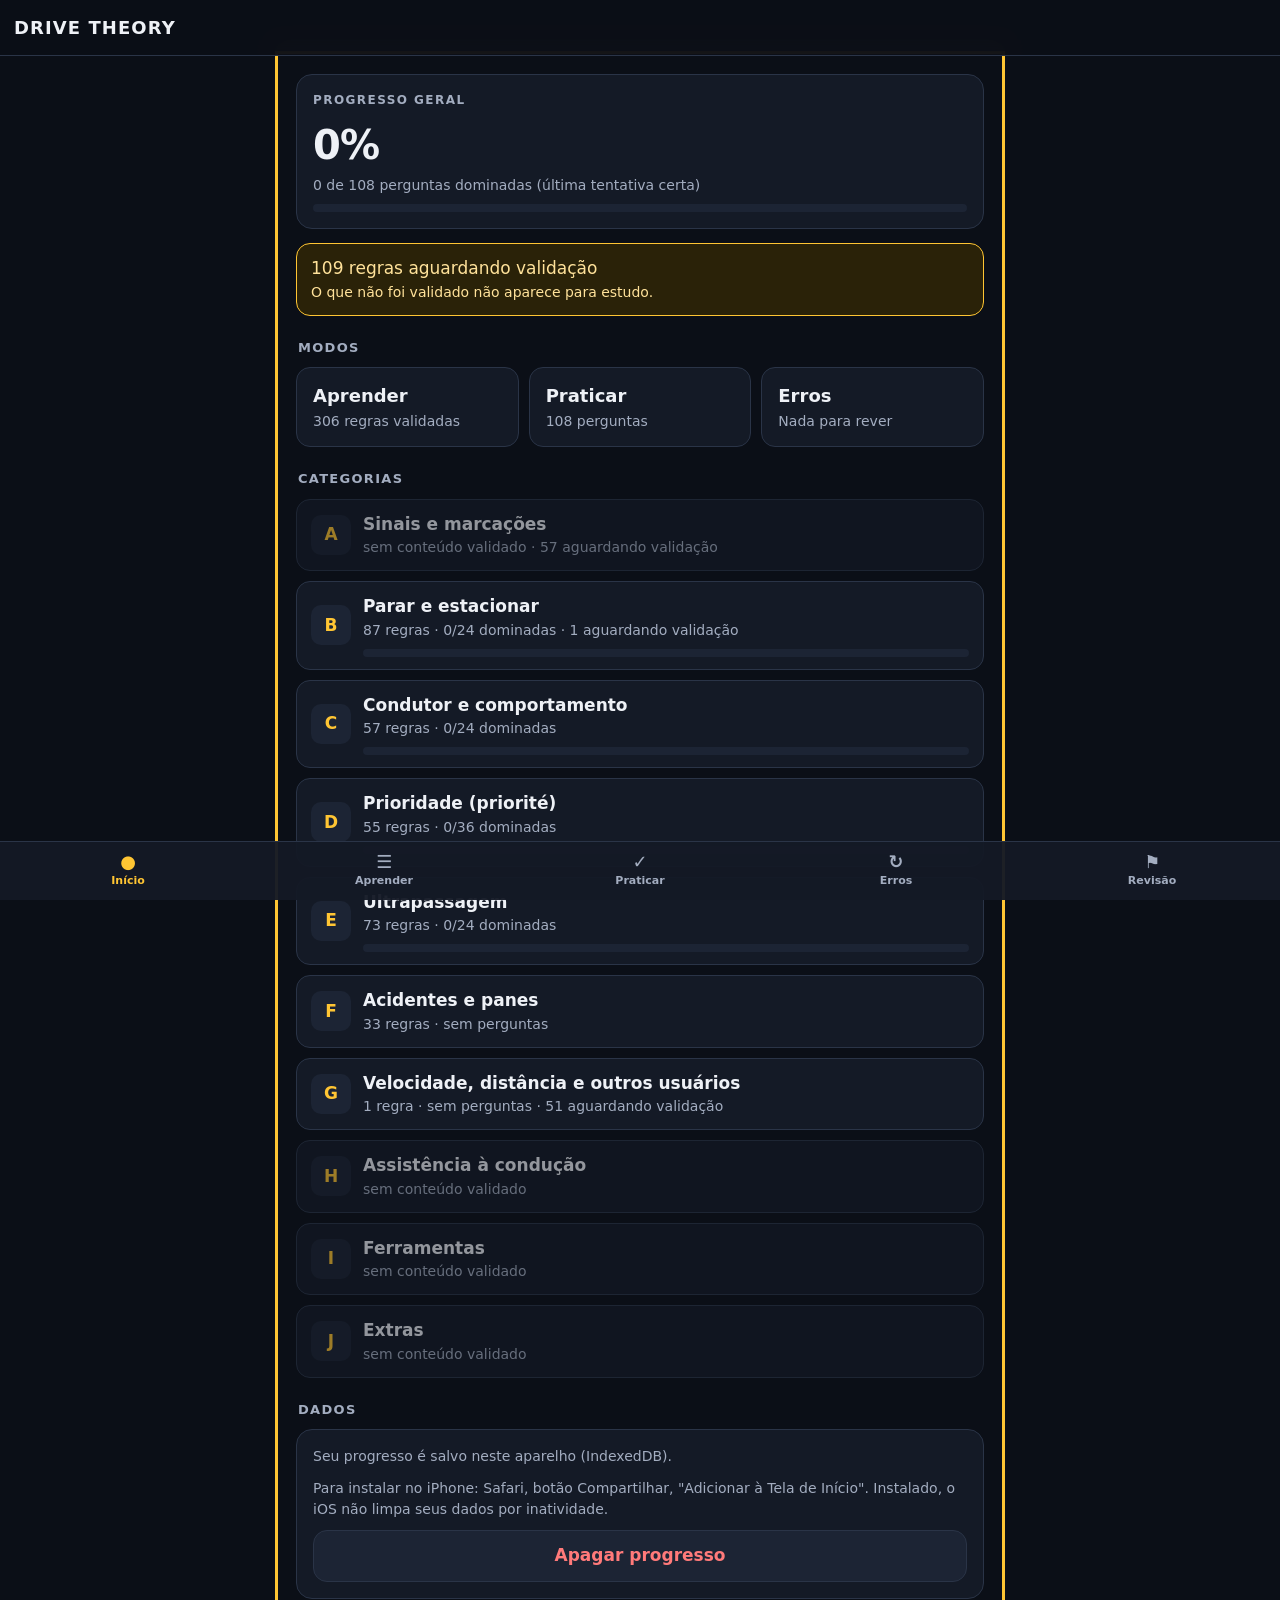
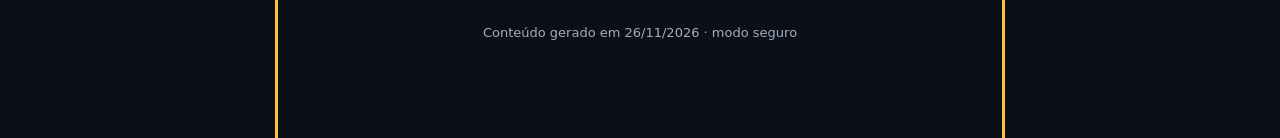
<file: app/index.html>
<!doctype html>
<html lang="pt-BR">
<head>
<meta charset="utf-8">
<meta name="viewport" content="width=device-width, initial-scale=1, viewport-fit=cover">
<meta name="theme-color" content="#0b0f17">
<meta name="color-scheme" content="dark">
<meta name="apple-mobile-web-app-capable" content="yes">
<meta name="mobile-web-app-capable" content="yes">
<meta name="apple-mobile-web-app-status-bar-style" content="black-translucent">
<meta name="apple-mobile-web-app-title" content="DRIVE THEORY">
<title>DRIVE THEORY</title>
<link rel="manifest" href="manifest.webmanifest">
<link rel="icon" type="image/svg+xml" href="icons/icon.svg">
<link rel="apple-touch-icon" href="icons/apple-touch-icon.png">
<link rel="stylesheet" href="style.css">
</head>
<body>
<div id="draft-banner" class="draft-banner" role="alert" hidden>MODO RASCUNHO — conteúdo não validado</div>
<header class="topbar">
  <button id="back" class="icon-btn" type="button" aria-label="Voltar" hidden>&#8592;</button>
  <h1 id="title" class="topbar-title">DRIVE THEORY</h1>
</header>
<main id="view" tabindex="-1" aria-live="polite"></main>
<nav class="tabbar" aria-label="Navegação principal">
  <a href="#/" data-tab="home"><span class="tab-ico" aria-hidden="true">&#9679;</span>Início</a>
  <a href="#/aprender" data-tab="aprender"><span class="tab-ico" aria-hidden="true">&#9776;</span>Aprender</a>
  <a href="#/praticar" data-tab="praticar"><span class="tab-ico" aria-hidden="true">&#10003;</span>Praticar</a>
  <a href="#/erros" data-tab="erros"><span class="tab-ico" aria-hidden="true">&#8635;</span>Erros</a>
  <a href="#/revisao" data-tab="revisao"><span class="tab-ico" aria-hidden="true">&#9873;</span>Revisão</a>
</nav>
<noscript><p class="empty">Este app precisa de JavaScript.</p></noscript>
<script src="app.js"></script>
</body>
</html>
</file>
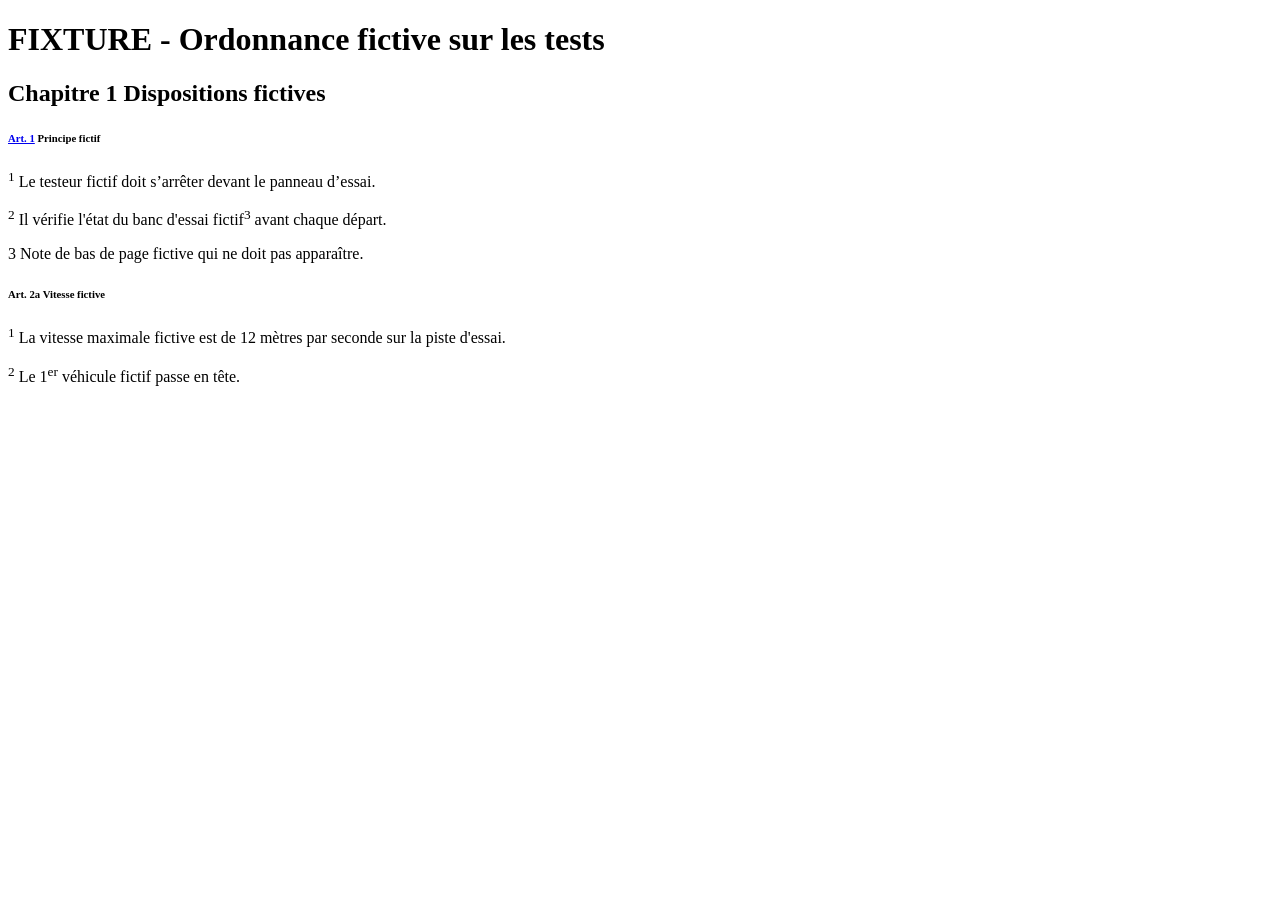
<file: scripts/fixtures/999.01.html>
<!DOCTYPE html>
<html lang="fr"><head><meta charset="utf-8"><title>FIXTURE</title></head>
<body>
<!-- FIXTURE DE TESTE: texto ficticio, NAO e lei real. -->
<div id="lawcontent">
<h1 class="heading">FIXTURE - Ordonnance fictive sur les tests</h1>
<h2 class="heading">Chapitre 1 Dispositions fictives</h2>
<article id="art_1">
<h6 class="heading"><a id="art_1"></a><a href="#art_1"><b>Art. 1</b></a> Principe fictif</h6>
<p class="absatz"><sup>1</sup> Le testeur fictif doit s’arrêter devant le panneau d’essai.</p>
<p class="absatz"><sup>2</sup> Il vérifie l'état du banc d'essai fictif<sup class="footnote">3</sup> avant chaque départ.</p>
<div class="footnotes"><p>3 Note de bas de page fictive qui ne doit pas apparaître.</p></div>
</article>
<article id="art_2a">
<h6 class="heading"><a id="art_2a"></a><b>Art. 2a</b> Vitesse fictive</h6>
<p class="absatz"><sup>1</sup> La vitesse maximale fictive est de 12 mètres par seconde sur la piste d&apos;essai.</p>
<p class="absatz"><sup>2</sup> Le 1<sup>er</sup> véhicule fictif passe en tête.</p>
</article>
</div>
</body></html>
</file>
<file: app/style.css>
:root {
  --bg: #0b0f17;
  --surface: #141a26;
  --surface-2: #1c2434;
  --line: #2a3447;
  --text: #eef1f6;
  --muted: #a3adc0;
  --accent: #ffc533;
  --accent-ink: #1a1400;
  --ok: #45e0a0;
  --ok-bg: #0f2a22;
  --bad: #ff7a7a;
  --bad-bg: #2d1518;
  --warn: #ffc533;
  --radius: 16px;
  --safe-t: env(safe-area-inset-top, 0px);
  --safe-b: env(safe-area-inset-bottom, 0px);
  --safe-l: env(safe-area-inset-left, 0px);
  --safe-r: env(safe-area-inset-right, 0px);
  --tab-h: 58px;
  color-scheme: dark;
}
* { box-sizing: border-box; -webkit-tap-highlight-color: transparent; }
html { background: var(--bg); }
body {
  margin: 0; min-height: 100vh; background: var(--bg); color: var(--text);
  font: 17px/1.5 -apple-system, BlinkMacSystemFont, "SF Pro Text", system-ui, "Segoe UI", Roboto, sans-serif;
  -webkit-text-size-adjust: 100%;
  padding-left: var(--safe-l); padding-right: var(--safe-r);
}
h1, h2, h3 { line-height: 1.2; margin: 0; }
p { margin: 0 0 .75em; }
a { color: var(--accent); }
:focus-visible { outline: 3px solid var(--accent); outline-offset: 2px; }

.draft-banner {
  position: sticky; top: 0; z-index: 30; background: #c4161c; color: #fff; text-align: center;
  font-weight: 800; letter-spacing: .04em; font-size: 14px;
  padding: calc(var(--safe-t) + 8px) 12px 8px;
}
.draft-banner[hidden] { display: none; }

.topbar {
  position: sticky; top: 0; z-index: 20; display: flex; align-items: center; gap: 8px;
  background: rgba(11, 15, 23, .92); backdrop-filter: blur(12px); -webkit-backdrop-filter: blur(12px);
  border-bottom: 1px solid var(--line);
  padding: calc(var(--safe-t) + 6px) 14px 6px; min-height: 56px;
}
body.has-banner .topbar { top: 33px; padding-top: 6px; }
.topbar-title { font-size: 18px; font-weight: 800; letter-spacing: .06em; }
.icon-btn {
  min-width: 44px; min-height: 44px; border: 0; border-radius: 12px; background: var(--surface);
  color: var(--text); font-size: 22px; cursor: pointer;
}
.icon-btn[hidden] { display: none; }

main {
  padding: 18px 16px calc(var(--tab-h) + var(--safe-b) + 28px); max-width: 720px; margin: 0 auto; outline: none;
}

.tabbar {
  position: fixed; left: 0; right: 0; bottom: 0; z-index: 20; display: grid; grid-template-columns: repeat(5, 1fr);
  background: rgba(20, 26, 38, .96); border-top: 1px solid var(--line);
  padding: 0 var(--safe-r) var(--safe-b) var(--safe-l);
}
.tabbar a {
  min-height: var(--tab-h); display: flex; flex-direction: column; align-items: center; justify-content: center;
  gap: 2px; color: var(--muted); text-decoration: none; font-size: 12px; font-weight: 600;
}
.tabbar a[aria-current="page"] { color: var(--accent); }
.tab-ico { font-size: 18px; line-height: 1; }

/* cards e listas */
.card {
  background: var(--surface); border: 1px solid var(--line); border-radius: var(--radius);
  padding: 16px; margin-bottom: 14px;
}
.card h2 { font-size: 17px; margin-bottom: 8px; }
.muted { color: var(--muted); }
.small { font-size: 14px; }
.eyebrow { font-size: 12px; letter-spacing: .12em; text-transform: uppercase; color: var(--muted); font-weight: 700; margin-bottom: 6px; }
.section-title { font-size: 13px; letter-spacing: .1em; text-transform: uppercase; color: var(--muted); margin: 22px 2px 10px; font-weight: 700; }

.btn {
  display: flex; align-items: center; justify-content: center; gap: 8px; width: 100%;
  min-height: 52px; padding: 12px 18px; border-radius: 14px; border: 1px solid var(--line);
  background: var(--surface-2); color: var(--text); font: inherit; font-weight: 700; text-decoration: none; cursor: pointer;
}
.btn.primary { background: var(--accent); color: var(--accent-ink); border-color: var(--accent); }
.btn.danger { color: var(--bad); }
.btn:active { transform: scale(.985); }
.btn[disabled] { opacity: .45; cursor: not-allowed; }
.btn-row { display: grid; gap: 10px; margin-top: 12px; }

.mode-grid { display: grid; gap: 10px; }
.mode {
  display: flex; flex-direction: column; align-items: flex-start; gap: 2px; text-align: left;
  min-height: 64px; padding: 14px 16px; border-radius: 14px; border: 1px solid var(--line);
  background: var(--surface); color: var(--text); text-decoration: none;
}
.mode strong { font-size: 18px; }
.mode span { color: var(--muted); font-size: 14px; }
.mode:active { background: var(--surface-2); }

.list { list-style: none; margin: 0; padding: 0; display: grid; gap: 10px; }
.row {
  display: flex; align-items: center; gap: 12px; min-height: 64px; padding: 12px 14px; width: 100%;
  background: var(--surface); border: 1px solid var(--line); border-radius: 14px; color: var(--text);
  text-decoration: none; font: inherit; text-align: left;
}
a.row, button.row { cursor: pointer; }
a.row:active, button.row:active { background: var(--surface-2); }
.row.off { opacity: .6; }
.row .letter {
  flex: 0 0 40px; height: 40px; border-radius: 10px; display: grid; place-items: center;
  background: var(--surface-2); color: var(--accent); font-weight: 800;
}
.row .grow { flex: 1; min-width: 0; }
.row .name { font-weight: 700; display: block; }
.row .sub { color: var(--muted); font-size: 14px; display: block; }
.chev { color: var(--muted); font-size: 20px; }

.bar { height: 8px; background: var(--surface-2); border-radius: 99px; overflow: hidden; margin-top: 8px; }
.bar > i { display: block; height: 100%; background: var(--accent); border-radius: 99px; }
.big-num { font-size: 40px; font-weight: 800; letter-spacing: -.02em; }

.pill {
  display: inline-block; border: 1px solid var(--line); border-radius: 99px; padding: 2px 10px;
  font-size: 14px; color: var(--text); background: var(--surface-2); margin: 0 6px 6px 0;
}
.badge { display: inline-block; font-size: 12px; font-weight: 800; padding: 2px 8px; border-radius: 8px; background: #c4161c; color: #fff; margin-left: 6px; }
.notice {
  border: 1px solid var(--warn); background: #2a2208; border-radius: 14px; padding: 12px 14px; margin-bottom: 14px; color: #ffe29a;
}
.empty { text-align: center; padding: 28px 12px; color: var(--muted); }
.empty h2 { color: var(--text); font-size: 20px; margin-bottom: 8px; }

/* regras */
.rule h3 { font-size: 13px; letter-spacing: .08em; text-transform: uppercase; color: var(--muted); margin: 14px 0 6px; }
.rule .text { font-size: 18px; }
.rule ul { margin: 0; padding-left: 20px; }
.rule li { margin-bottom: 4px; }

/* pratica */
.progress-line { display: flex; justify-content: space-between; color: var(--muted); font-size: 14px; margin-bottom: 8px; }
.q-text { font-size: 20px; font-weight: 700; margin-bottom: 8px; line-height: 1.35; }
.q-img { max-width: 100%; border-radius: 12px; background: #fff; margin: 8px 0; }
.hint { color: var(--muted); font-size: 14px; margin-bottom: 14px; }
.alts { display: grid; gap: 10px; margin: 0 0 14px; padding: 0; border: 0; }
.alt {
  display: flex; gap: 12px; align-items: flex-start; min-height: 56px; padding: 14px;
  border: 2px solid var(--line); border-radius: 14px; background: var(--surface); cursor: pointer;
}
.alt input { flex: 0 0 24px; width: 24px; height: 24px; margin: 1px 0 0; accent-color: var(--accent); }
.alt:has(input:checked) { border-color: var(--accent); background: #231d07; }
.alt .alt-body { flex: 1; min-width: 0; }
.alt.ok { border-color: var(--ok); background: var(--ok-bg); }
.alt.bad { border-color: var(--bad); background: var(--bad-bg); }
.alt .tag { display: block; font-weight: 800; font-size: 14px; margin-bottom: 2px; }
.alt.ok .tag { color: var(--ok); }
.alt.bad .tag { color: var(--bad); }
.alt .just { display: block; margin-top: 6px; color: var(--text); font-size: 15px; }
.alt.static { cursor: default; }
.verdict { border-radius: 14px; padding: 14px; font-weight: 800; font-size: 18px; margin-bottom: 14px; }
.verdict.ok { background: var(--ok-bg); color: var(--ok); border: 1px solid var(--ok); }
.verdict.bad { background: var(--bad-bg); color: var(--bad); border: 1px solid var(--bad); }
.verdict small { display: block; font-weight: 500; color: var(--text); }
.expl dt { font-size: 13px; letter-spacing: .08em; text-transform: uppercase; color: var(--muted); margin-top: 12px; font-weight: 700; }
.expl dd { margin: 2px 0 0; }
.summary-score { font-size: 48px; font-weight: 800; }
.foot { color: var(--muted); font-size: 13px; text-align: center; margin-top: 24px; }
.visually-hidden { position: absolute; width: 1px; height: 1px; overflow: hidden; clip: rect(0 0 0 0); white-space: nowrap; }

@media (prefers-reduced-motion: no-preference) {
  main > * { animation: in .18s ease-out; }
  @keyframes in { from { opacity: 0; transform: translateY(4px); } to { opacity: 1; transform: none; } }
}
@media (min-width: 720px) {
  .mode-grid { grid-template-columns: repeat(3, 1fr); }
}

/* marcação "incorreta" */
.flag { margin-top: 14px; display: grid; gap: 8px; }
.flag-label { font-size: 13px; color: var(--muted); }
.flag-input, .flag-copy {
  width: 100%; min-height: 48px; padding: 10px 12px; border-radius: 12px; border: 1px solid var(--line);
  background: var(--bg); color: var(--text); font: inherit; font-size: 16px; /* 16px evita zoom no iOS */
}
.flag-copy { resize: vertical; font-size: 14px; }
.flag-btn { min-height: 48px; font-weight: 600; }
.flag-btn[aria-pressed="true"] { border-color: var(--warn); color: var(--warn); }
.flag-done { margin: 0; color: var(--warn); font-weight: 700; }
.flag-note { display: block; color: var(--text); font-weight: 400; font-size: 15px; }
.flag-tag { display: inline-block; margin-left: 8px; padding: 1px 8px; border-radius: 8px; font-size: 12px; font-weight: 700; color: var(--warn); border: 1px solid var(--warn); vertical-align: middle; }
.rule-id { margin-top: 10px; }
.flag-row .flag-rm { width: auto; min-width: 44px; min-height: 44px; padding: 8px 14px; }
.tabbar a { font-size: 11px; }
</file>
